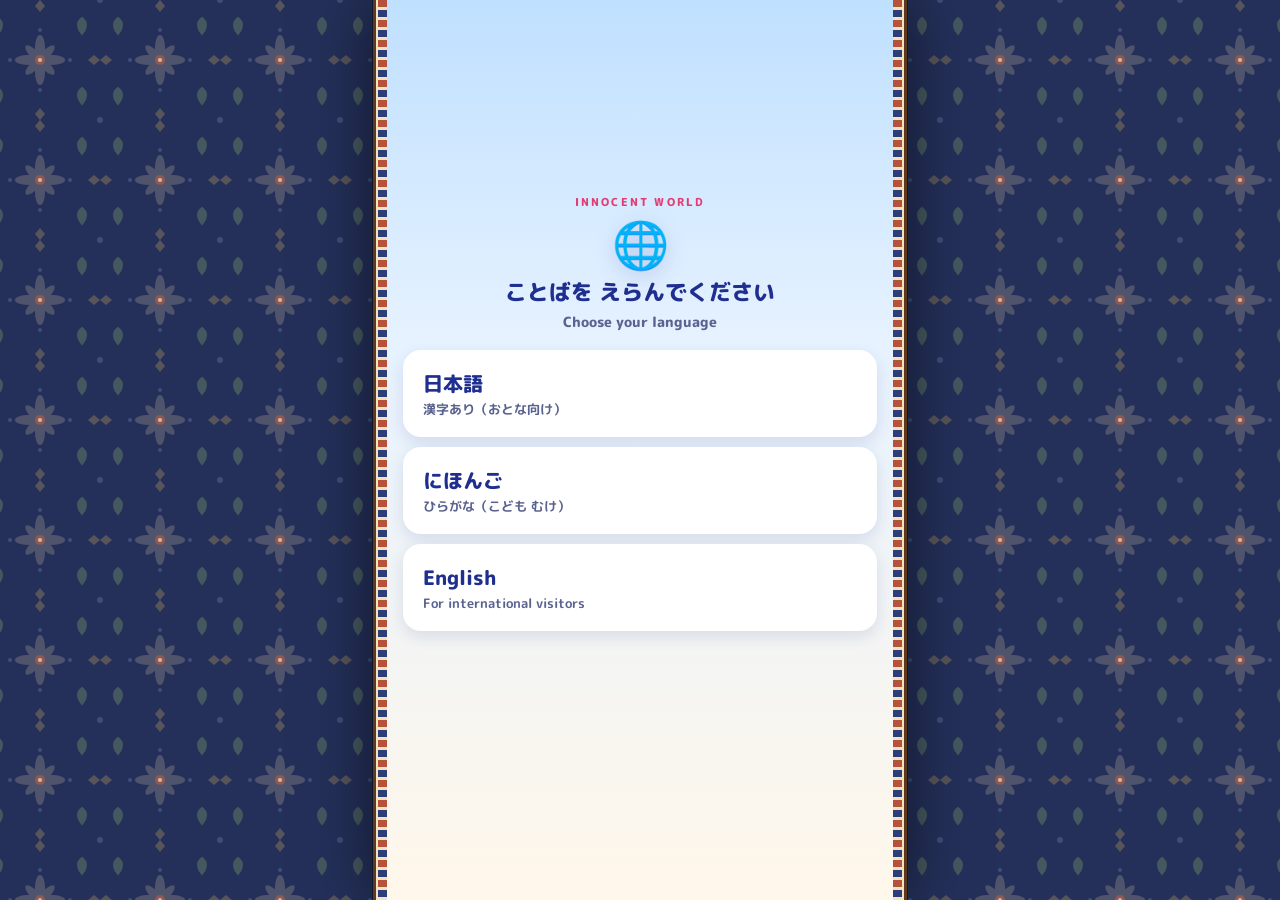
<file: story/index.html>
<!doctype html>
<html lang="ja">
<head>
<meta charset="utf-8">
<meta http-equiv="Cache-Control" content="no-cache, no-store, must-revalidate">
<meta name="viewport" content="width=device-width,initial-scale=1,viewport-fit=cover">
<title>レンガ村の物語｜innocent world</title>
<meta name="theme-color" content="#bfe0ff">
<meta name="apple-mobile-web-app-capable" content="yes">
<meta name="apple-mobile-web-app-title" content="レンガ村">
<link rel="apple-touch-icon" href="../icon-192.png">
<link rel="preconnect" href="https://fonts.googleapis.com">
<link rel="preconnect" href="https://fonts.gstatic.com" crossorigin>
<link rel="stylesheet" href="https://fonts.googleapis.com/css2?family=M+PLUS+Rounded+1c:wght@500;700;800&display=swap">
<script>
/* 更新の確認：古い版が残っていたら新しい版を読み込み直す（物語の途中では切りかえない） */
var BUILD = '20261118050730';
(function(){
  function go(v){
    try{ if(sessionStorage.getItem('storyReloadedTo') === v) return; sessionStorage.setItem('storyReloadedTo', v); }catch(e){}
    var u = new URL(location.href); u.searchParams.set('v', v); location.replace(u.href);
  }
  function check(){
    fetch('../version.txt?t=' + Date.now(), {cache:'no-store'}).then(function(r){ return r.ok ? r.text() : ''; }).then(function(v){
      v = (v || '').trim();
      // 物語の途中・入力中・住民票などを開いているときは切りかえない（地図や入口の画面に戻ったときに切りかえる）
      var busy = document.querySelector('.sscene, .smodal:not([hidden]), .sitempop, .sending') || (document.activeElement && /INPUT|TEXTAREA/.test(document.activeElement.tagName));
      if(v && BUILD !== 'dev' && v !== BUILD && !busy) go(v);
    }).catch(function(){});
  }
  check();
  document.addEventListener('visibilitychange', function(){ if(document.visibilityState === 'visible') check(); });
  // 開いたままでも1分ごとに確かめる。物語を閉じて地図に戻ったときにも確かめる
  setInterval(function(){ if(document.visibilityState === 'visible') check(); }, 60000);
  window.IWCheckUpdate = check;
  document.write('<link rel="stylesheet" href="story.css?v=' + BUILD + '">');
  document.write('<script src="config.js?v=' + BUILD + '"><\/script>');
})();
</script>
</head>
<body>
<main id="app" aria-live="polite"></main>
<noscript>このページを見るには JavaScript を有効にしてください。</noscript>
<script>document.write('<script src="i18n.js?v=' + BUILD + '"><\/script><script src="bgm.js?v=' + BUILD + '"><\/script><script src="scenes.js?v=' + BUILD + '"><\/script><script src="art/manifest.js?v=' + BUILD + '"><\/script><script src="room.js?v=' + BUILD + '"><\/script><script src="story.js?v=' + BUILD + '"><\/script>');</script>
</body>
</html>
</file>
<file: story/story.css>
/* レンガ村の物語：絵本の昼の世界（ARの最初の画面と同じ色づかい） */
:root{
  --navy:#1f2f8f; --pink:#e23d72; --sky:#bfe0ff; --cream:#fff7ea; --card:#ffffff; --muted:#5a6390; --brick:#c8643c; --ok:#10a040;
  --round:"M PLUS Rounded 1c","Hiragino Maru Gothic ProN","Hiragino Sans","Yu Gothic",system-ui,sans-serif;
  color-scheme:light;
}
*{box-sizing:border-box}
html,body{margin:0;min-height:100%;background:var(--cream);color:var(--navy);font-family:var(--round);-webkit-tap-highlight-color:transparent}
body{background:linear-gradient(180deg,var(--sky) 0%,#e6f2ff 38%,var(--cream) 100%) fixed}
[hidden]{display:none!important}
button,input{font:inherit;color:inherit}
:focus-visible{outline:3px solid var(--pink);outline-offset:3px}

#app{max-width:560px;margin:0 auto;min-height:100vh;min-height:100dvh;display:flex;flex-direction:column;
  padding-left:max(16px,env(safe-area-inset-left,0px));padding-right:max(16px,env(safe-area-inset-right,0px));
  padding-top:env(safe-area-inset-top,0px);padding-bottom:calc(24px + env(safe-area-inset-bottom,0px))}

/* 上の帯 */
.sbar{position:sticky;top:0;z-index:5;display:grid;grid-template-columns:1fr auto 1fr;align-items:center;gap:8px;
  padding:10px 0 8px;background:linear-gradient(180deg,rgba(191,224,255,.96) 70%,rgba(191,224,255,0))}
.sbar b{font-size:15px;font-weight:800;text-align:center;white-space:nowrap}
.sbar > :first-child{justify-self:start}.sbar > :last-child{justify-self:end}
.embedbar{display:flex;align-items:center;justify-content:space-between;gap:10px;margin-top:10px;padding:8px 8px 8px 14px;border-radius:14px;
  background:var(--navy);color:#fff;font-size:12px;line-height:1.5}
.embedbar a{flex:none;color:var(--navy);background:#fff;border-radius:999px;padding:8px 14px;font-weight:800;text-decoration:none}

/* ボタン */
.sbtn{appearance:none;border:0;border-radius:999px;cursor:pointer;font-weight:800;line-height:1.2;text-decoration:none;display:inline-flex;align-items:center;justify-content:center;gap:6px}
.sbtn:active{transform:scale(.97)}
.sbtn.main{background:var(--navy);color:#fff;padding:15px 28px;font-size:16px;box-shadow:0 8px 22px rgba(31,47,143,.3);width:100%}
.sbtn.pink{background:var(--pink);box-shadow:0 8px 22px rgba(226,61,114,.3)}
.sbtn.sub{background:#fff;color:var(--navy);border:2px solid var(--navy);padding:12px 22px;font-size:14px;width:100%}
.sbtn.ghost{background:rgba(255,255,255,.75);color:var(--navy);padding:9px 14px;font-size:13px;border:1px solid rgba(31,47,143,.15)}
.sbtn.chip{background:var(--pink);color:#fff;padding:9px 14px;font-size:13px}
.sbtn.link{background:none;color:var(--muted);text-decoration:underline;font-weight:700;font-size:13px;padding:8px}
.sbtn[disabled]{opacity:.5;pointer-events:none}

/* ページ */
.spage{display:flex;flex-direction:column;gap:16px;padding-top:6px}
.shero{text-align:center;display:flex;flex-direction:column;align-items:center;gap:8px;padding:8px 4px 2px}
.shero h1{margin:0;font-size:clamp(28px,8.5vw,40px);font-weight:800;letter-spacing:-.01em;line-height:1.15;text-wrap:balance}
.shero h2{margin:0;font-size:22px;font-weight:800;text-wrap:balance}
.shero p{margin:0;font-size:14px;line-height:1.8;color:#2d3670;text-wrap:pretty}
.skicker{font-size:11px!important;font-weight:800;letter-spacing:.2em;color:var(--pink)!important}
.sbig-icon{font-size:46px;line-height:1;filter:drop-shadow(0 6px 10px rgba(31,47,143,.2))}
.scard{background:var(--card);border-radius:20px;padding:18px;box-shadow:0 6px 18px rgba(31,47,143,.1);display:flex;flex-direction:column;gap:14px}
.sh{font-size:14px;font-weight:800}
.snote{margin:0;font-size:12px;line-height:1.7;color:var(--muted);text-align:center}
.sfield{display:flex;flex-direction:column;gap:8px;border:0;margin:0;padding:0;min-width:0}
.sfield legend,.slabel{font-size:13px;font-weight:800;padding:0;margin-bottom:8px}
.sinput{width:100%;border:2px solid #d7dcf2;border-radius:14px;padding:13px 14px;font-size:16px;background:#fbfcff;color:var(--navy)}
.sinput:focus{border-color:var(--navy);outline:none;background:#fff}
.sinput.big{text-align:center;font-size:20px;font-weight:800;letter-spacing:.06em;padding:16px}
.schars{display:grid;grid-template-columns:repeat(5,1fr);gap:6px}
.schar{position:relative;display:flex;flex-direction:column;align-items:center;gap:2px;padding:6px 2px;border-radius:12px;border:2px solid transparent;background:#f4f6ff;cursor:pointer;font-size:10.5px;font-weight:700}
.schar em{font-style:normal;font-size:8px;letter-spacing:.06em;color:var(--muted)}
.schar img{width:100%;aspect-ratio:1;object-fit:contain}
.schar input,.sopt input{position:absolute;opacity:0;pointer-events:none}
.schar:has(input:checked){border-color:var(--pink);background:#fff0f5}
.sopts{display:flex;flex-wrap:wrap;gap:8px}
.sopt{position:relative;cursor:pointer}
.sopt span{display:inline-block;padding:9px 14px;border-radius:999px;background:#f4f6ff;border:2px solid transparent;font-size:13px;font-weight:700}
.sopt input:checked + span{border-color:var(--pink);background:#fff0f5}
.sdays{margin:0;padding-left:1.2em;font-size:14px;line-height:1.9}
.sday{display:flex;align-items:center;justify-content:center;gap:8px;font-size:13px;font-weight:700;color:var(--muted)}
.sday span{background:var(--navy);color:#fff;border-radius:999px;padding:4px 12px;font-weight:800}
.sday em{font-style:normal;background:#ffe08a;color:#7a4a00;border-radius:6px;padding:2px 6px;font-size:11px}

/* 地図 */
.smap{border-radius:24px;overflow:hidden;box-shadow:0 10px 28px rgba(31,47,143,.18);border:4px solid #fff;background:#9ad870}
.smap svg{display:block;width:100%;height:auto}
.spin{cursor:pointer}
.spin:focus{outline:none}.spin:focus-visible .pinlabel{stroke:var(--pink);stroke-width:4}
.spin.locked .bld{filter:saturate(.55) brightness(.92)}
.spin.open .badge{animation:spulse 1.4s ease-in-out infinite}
@keyframes spulse{50%{transform:scale(1.18)}}
.sblades{transform-origin:0 -18px;animation:sspin 9s linear infinite}
@keyframes sspin{to{transform:rotate(360deg)}}
.sitems{margin:0;padding:0;list-style:none;display:flex;flex-wrap:wrap;gap:8px}
.sitems li{display:flex}
.sitems li button{appearance:none;display:flex;align-items:center;gap:6px;background:#fff7ea;border:1px solid #f0dcc0;border-radius:999px;padding:6px 12px 6px 8px;font:inherit;font-size:13px;font-weight:700;color:inherit;cursor:pointer}
.sitems li button:active,.sritems button:active{transform:scale(.96)}
.sitems li span{font-size:18px}
.sitems li span .sitemimg{display:block;width:22px;height:22px;object-fit:contain}
.slegend{display:flex;justify-content:center;gap:14px;font-size:11.5px;color:var(--muted);font-weight:700}
.slegend i{display:inline-block;width:10px;height:10px;border-radius:50%;margin-right:4px;vertical-align:-1px}

/* 場面（会話） */
.sscene{position:fixed;inset:0;z-index:20;display:flex;flex-direction:column;justify-content:flex-end;overflow:hidden;
  padding:0 max(14px,env(safe-area-inset-left,0px)) calc(16px + env(safe-area-inset-bottom,0px));background:#9fd0ff}
.sscene .scl{position:absolute;top:calc(12px + env(safe-area-inset-top,0px));left:max(12px,env(safe-area-inset-left,0px));z-index:3}
.sscene .sfac{position:absolute;top:calc(16px + env(safe-area-inset-top,0px));right:max(14px,env(safe-area-inset-right,0px));z-index:3;
  background:rgba(255,255,255,.85);border-radius:999px;padding:6px 12px;font-size:12px;font-weight:800}
.sactor{position:absolute;left:50%;bottom:calc(150px + env(safe-area-inset-bottom,0px));transform:translateX(-50%);height:min(52vh,420px);max-width:86vw;object-fit:contain;
  filter:drop-shadow(0 12px 18px rgba(0,0,0,.25));animation:sin .35s ease-out;z-index:1}
@keyframes sin{from{opacity:0;transform:translate(-50%,16px)}}
.sbox{position:relative;z-index:2;width:100%;max-width:560px;margin:0 auto;background:rgba(255,255,255,.96);border-radius:22px;padding:18px 18px 14px;
  box-shadow:0 10px 30px rgba(0,0,0,.2);border:3px solid #fff;cursor:pointer;min-height:140px;display:flex;flex-direction:column;gap:10px}
.sname{position:absolute;top:-16px;left:16px;background:var(--pink);color:#fff;font-weight:800;font-size:14px;border-radius:999px;padding:6px 16px;box-shadow:0 4px 10px rgba(226,61,114,.35)}
.sbox p{margin:6px 0 0;font-size:17px;line-height:1.8;font-weight:700;color:#1d2766;text-wrap:pretty}
.sbox p.narr{font-weight:500;color:#3a4280;font-style:normal}
.snext{align-self:flex-end;font-size:12px;color:var(--muted);font-weight:700;animation:sbob 1.2s ease-in-out infinite}
@keyframes sbob{50%{transform:translateY(3px)}}
.schoices{display:flex;flex-direction:column;gap:8px;cursor:default}
.sbtn.choice{background:#fff;border:2.5px solid var(--navy);color:var(--navy);padding:13px 16px;font-size:15px;border-radius:16px;justify-content:flex-start;text-align:left;width:100%}
.sbtn.choice::before{content:"▶";font-size:10px;color:var(--pink)}
.sgot{display:flex;flex-wrap:wrap;gap:6px}
.sgot span{background:#fff4c8;border:1px solid #ffd96a;border-radius:999px;padding:5px 12px;font-size:13px;font-weight:800;color:#7a4a00;animation:sin .4s ease-out}
.sar{display:flex;flex-direction:column;gap:6px}
.sar small{font-size:11px;color:var(--muted);text-align:center}
/* 背景（スプレッドシートの「背景」列：meadow/bakery/flower/library/windmill/plaza/night、または #色） */
.bg-meadow{background:radial-gradient(ellipse at 50% 115%,#7cc860 0 38%,transparent 38.5%),linear-gradient(180deg,#8fd0ff,#dff3ff 60%,#bfe8a0 60.5%,#9ad870)}
.bg-bakery{background:radial-gradient(circle at 20% 22%,rgba(255,220,150,.9) 0 6%,transparent 18%),repeating-linear-gradient(90deg,#f6d9b8 0 46px,#efcca6 46px 48px),#f6d9b8}
.bg-bakery::after{content:"";position:absolute;left:0;right:0;bottom:0;height:42%;background:repeating-linear-gradient(90deg,#b8682a 0 60px,#a85a20 60px 62px)}
.bg-flower{background:radial-gradient(circle at 15% 70%,#ff8ab4 0 4%,transparent 4.5%),radial-gradient(circle at 80% 64%,#ffd000 0 4%,transparent 4.5%),radial-gradient(circle at 60% 78%,#ff5a5a 0 3.5%,transparent 4%),linear-gradient(180deg,#fff2a8,#ffe04a 58%,#7cc860 58.5%)}
.bg-library{background:repeating-linear-gradient(0deg,#6a3a18 0 10px,transparent 10px 90px),repeating-linear-gradient(90deg,#e8101e 0 14px,#1e5aff 14px 26px,#ffd000 26px 36px,#10a040 36px 50px,#8a4ad8 50px 62px),#3a2a5a}
.bg-library::after{content:"";position:absolute;inset:0;background:linear-gradient(180deg,rgba(30,20,60,.35),rgba(30,20,60,.6))}
.bg-windmill{background:radial-gradient(ellipse at 70% 120%,#7cc860 0 45%,transparent 45.5%),linear-gradient(180deg,#7fc4ff,#d8f0ff)}
.bg-plaza{background:radial-gradient(circle at 50% 30%,rgba(255,240,180,.95) 0 10%,transparent 40%),url("data:image/svg+xml,%3Csvg xmlns='http://www.w3.org/2000/svg' width='48' height='24'%3E%3Crect width='48' height='24' fill='%23e08a5a'/%3E%3Crect x='2' y='2' width='20' height='8' fill='%23e99a68'/%3E%3Crect x='26' y='14' width='20' height='8' fill='%23d4784a'/%3E%3Cpath d='M0 0H48M0 12H48M0 24H48M24 0V12M12 12V24M36 12V24' stroke='%231d1414' stroke-width='2'/%3E%3C/svg%3E") 0 0/48px 24px,#e08a5a}
.bg-night{background:radial-gradient(ellipse at 50% 120%,#7a4a96 0%,#2c3180 48%,#11143a 100%)}

/* ダイアログ */
.smodal{position:fixed;inset:0;z-index:40;background:rgba(18,22,60,.55);display:flex;align-items:center;justify-content:center;
  padding:calc(16px + env(safe-area-inset-top,0px)) 16px calc(16px + env(safe-area-inset-bottom,0px));overflow-y:auto;backdrop-filter:blur(4px);-webkit-backdrop-filter:blur(4px)}
.sdlg{width:100%;max-width:420px;background:#fff;border-radius:22px;padding:20px;display:flex;flex-direction:column;gap:14px;box-shadow:0 20px 50px rgba(0,0,0,.3);margin:auto}
.sdlg p{margin:0;font-size:14px;line-height:1.8;color:#2d3670;text-align:center}
.sdlghead{display:flex;flex-direction:column;align-items:center;gap:2px;padding:14px;border-radius:16px;background:var(--c,#e23d72);color:#fff;text-align:center}
.sdlghead b{font-size:20px}.sdlghead span{font-size:12px;opacity:.9}
.sdlg form{display:flex;flex-direction:column;gap:10px}

/* 住民票 */
.sresident{width:100%;max-width:420px;margin:auto;background:#fffdf6;border-radius:18px;padding:18px;box-shadow:0 20px 50px rgba(0,0,0,.3);
  border:3px double #c8643c;display:flex;flex-direction:column;gap:14px;
  background-image:repeating-linear-gradient(0deg,transparent 0 27px,rgba(200,100,60,.08) 27px 28px)}
.srtop{display:flex;align-items:baseline;justify-content:center;gap:10px;border-bottom:2px solid #c8643c;padding-bottom:10px;color:#8a3a1a}
.srtop span{font-size:12px;font-weight:800}.srtop b{font-size:24px;font-weight:800;letter-spacing:.3em}.srtop em{font-style:normal;font-size:9px;letter-spacing:.16em}
.srbody{position:relative;display:flex;gap:14px;align-items:flex-start}
.srphoto{flex:none;width:92px;display:flex;flex-direction:column;align-items:center;gap:4px;font-size:10px;font-weight:700;color:#8a3a1a;text-align:center}
.srphoto img{width:92px;height:110px;object-fit:contain;background:#fff;border:2px solid #e8c8b0;border-radius:8px}
.srbody dl{margin:0;display:grid;grid-template-columns:auto 1fr;gap:6px 10px;font-size:13px;flex:1;min-width:0}
.srbody dt{font-weight:800;color:#8a3a1a;white-space:nowrap}
.srbody dd{margin:0;font-weight:700;min-width:0;overflow-wrap:anywhere}
.srbody dd.nm{font-size:18px;font-weight:800}
.mono{font-family:ui-monospace,"SF Mono",Menlo,monospace;letter-spacing:.04em}
.srseal{position:absolute;right:-2px;bottom:-40px;width:58px;height:58px;border:3px solid #d0201e;border-radius:50%;color:#d0201e;font-size:10px;font-weight:800;
  line-height:1.25;display:grid;place-items:center;text-align:center;transform:rotate(-12deg);opacity:.8}
.srstamps{display:flex;flex-wrap:wrap;gap:8px}
.sstamp{display:flex;flex-direction:column;align-items:center;justify-content:center;width:62px;height:62px;border-radius:50%;border:2px dashed #e0c8b8;color:#c0a898;font-size:10px;font-weight:800}
.sstamp b{font-size:12px}
.sstamp.on{border:3px solid var(--pink);color:var(--pink);transform:rotate(-8deg);background:#fff0f5}
.srpts{margin:0;padding:0;list-style:none;display:flex;gap:8px}
.srpts li{flex:1;background:#fff;border:1px solid #f0dcc0;border-radius:12px;padding:8px;text-align:center;display:flex;flex-direction:column;gap:2px;font-size:11px;font-weight:700;color:var(--muted)}
.srpts b{font-size:20px;color:var(--navy)}
.sritems{display:flex;flex-wrap:wrap;gap:6px}
.sritems button{appearance:none;background:#fff;border:1px solid #f0dcc0;border-radius:999px;padding:5px 10px;font:inherit;font-size:12px;font-weight:700;color:inherit;cursor:pointer}
.srcode{background:#1f2f8f;color:#fff;border-radius:14px;padding:12px 14px;display:flex;flex-direction:column;gap:6px;text-align:center}
.srcode small{font-size:11px;line-height:1.6;opacity:.9}
.srcode b{font-size:22px;letter-spacing:.1em}
.srwelcome{margin:0;text-align:center;font-weight:800;color:var(--pink)}

/* 演出 */
.stoast{position:fixed;z-index:60;left:50%;transform:translateX(-50%);bottom:calc(24px + env(safe-area-inset-bottom,0px));max-width:min(90vw,420px);
  padding:12px 16px;border-radius:14px;background:rgba(18,22,60,.9);color:#fff;font-size:14px;line-height:1.6;text-align:center;font-weight:700}
.sshake{animation:sshake .4s}
@keyframes sshake{20%,60%{transform:translateX(-8px)}40%,80%{transform:translateX(8px)}}
.scele{position:fixed;inset:0;z-index:55;pointer-events:none;display:grid;place-items:center}
.scele p{margin:0;background:#fff;color:var(--navy);font-weight:800;font-size:17px;padding:16px 22px;border-radius:18px;box-shadow:0 12px 30px rgba(0,0,0,.25);animation:sin .3s ease-out;max-width:86vw;text-align:center}
.scele i{position:absolute;top:-20px;left:var(--x);width:10px;height:14px;background:var(--c);border-radius:2px;animation:sfall 1.6s var(--d) ease-in forwards}
@keyframes sfall{to{transform:translateY(105vh) rotate(540deg)}}
.sloading{position:fixed;inset:0;z-index:70;display:grid;place-items:center;background:rgba(255,247,234,.55);backdrop-filter:blur(2px);-webkit-backdrop-filter:blur(2px)}
.sloading div{display:flex;flex-direction:column;align-items:center;gap:10px;font-size:13px;font-weight:800;color:var(--navy)}
.sloading span{width:44px;height:44px;border-radius:50%;border:5px solid #d7dcf2;border-top-color:var(--pink);animation:sspin .8s linear infinite}
@media (prefers-reduced-motion:reduce){*,*::before,*::after{animation:none!important;transition:none!important}}

/* ===== 絵本形式の場面（顔・名前・短いセリフ・つぎへ） ===== */
.sbar .sbarr{display:flex;align-items:center;gap:6px;justify-self:end}
.ssound{width:38px;height:38px;padding:0!important;font-size:17px}
.sscene{justify-content:flex-end;gap:0}
.sstop{position:absolute;z-index:3;left:0;right:0;top:calc(10px + env(safe-area-inset-top,0px));display:flex;align-items:center;justify-content:space-between;gap:8px;
  padding:0 max(12px,env(safe-area-inset-left,0px))}
.sstop .sfac{position:static;background:rgba(255,255,255,.88);border-radius:999px;padding:7px 14px;font-size:12.5px;font-weight:800}
.sactor{bottom:auto;top:calc(54px + env(safe-area-inset-top,0px));height:min(42vh,360px)}
.sbook{position:relative;z-index:2;width:100%;max-width:560px;margin:0 auto;border-radius:24px;padding:16px 18px 16px;
  background:#fffdf6;border:3px solid #fff;box-shadow:0 14px 34px rgba(0,0,0,.25),inset 0 0 0 1px #f0e0c8;display:flex;flex-direction:column;gap:12px;
  background-image:linear-gradient(90deg,rgba(200,140,90,.08),transparent 8%,transparent 92%,rgba(200,140,90,.08));animation:spage .3s ease-out}
@keyframes spage{from{opacity:.4;transform:translateY(8px)}}
.sspeaker{display:flex;align-items:center;gap:10px}
.sface{flex:none;width:58px;height:58px;border-radius:50%;overflow:hidden;background:#fff0f5;border:3px solid var(--pink);box-shadow:0 4px 10px rgba(226,61,114,.25)}
.sface img{width:170%;height:auto;margin-left:-35%;margin-top:-2%;display:block}
/* ミミは耳が長く、顔が絵の下のほうにあるため、顔が円に入るように少し引いて下へずらす */
.sface.f-mimi img{width:150%;margin-left:-27%;margin-top:-56%}
/* モックは顔が幹の真ん中にあるため、顔が円の中央に入るように下へずらす（E） */
.sface.f-mock img{width:150%;margin-left:-25%;margin-top:-78%}
/* 選択肢の画面で立ち絵を上のボタンのすぐ下まで上げたとき（D）：施設名の札は立ち絵の後ろに隠れるので出さない */
.sscene.schoiceactor > .sfac{visibility:hidden}
.sspeaker b{font-size:17px;font-weight:800;color:var(--pink)}
.stext{margin:0;font-size:clamp(17px,4.8vw,20px);line-height:1.75;font-weight:700;color:#1d2766;text-wrap:pretty;min-height:3.5em}
.sbook.narr .stext{font-weight:500;color:#3a4280;text-align:center;padding:6px 4px}
.snav{display:flex;align-items:center;justify-content:space-between;min-height:24px;margin-top:-4px}
.sprev{padding:4px 0!important;font-size:12.5px!important}
.sdots{display:flex;gap:5px;margin-left:auto}
.sdots i{width:7px;height:7px;border-radius:50%;background:#e2d6c6}
.sdots i.on{background:var(--pink);width:18px;border-radius:4px}
.snextbtn{font-size:17px!important}
.snextbtn span{font-size:12px}
.sask{margin:0 0 2px;font-size:13px;font-weight:800;color:var(--muted);text-align:center}
@media (max-height:640px){.sactor{height:30vh}.sface{width:46px;height:46px}}

/* アイテムをもらった */
.sitempop{position:fixed;inset:0;z-index:58;display:flex;flex-direction:column;align-items:center;justify-content:center;gap:14px;background:rgba(18,22,60,.45);cursor:pointer;overflow:hidden}
.sipcard{position:relative;z-index:1;display:flex;flex-direction:column;align-items:center;gap:4px;background:#fff;border-radius:26px;padding:22px 30px;box-shadow:0 18px 40px rgba(0,0,0,.35);
  border:4px solid #ffd96a;text-align:center;max-width:84vw;animation:spop .5s cubic-bezier(.2,1.6,.4,1)}
.sipicon{font-size:64px;line-height:1.1;animation:sfloat 1.6s ease-in-out infinite}
.sipicon img{display:block;width:112px;height:112px;object-fit:contain;filter:drop-shadow(0 4px 8px rgba(0,0,0,.18))}
.sipcard b{font-size:20px;color:var(--navy)}.sipcard em{font-style:normal;font-weight:800;color:var(--pink)}
.sipcard small{font-size:12px;color:var(--muted);line-height:1.6;max-width:16em}
.siptap{position:relative;z-index:1;margin:0;color:#fff;font-size:12px;font-weight:700;opacity:.85}
.sitempop i{position:absolute;left:50%;top:50%;width:10px;height:10px;margin:-5px;background:#ffd000;clip-path:polygon(50% 0,61% 39%,100% 50%,61% 61%,50% 100%,39% 61%,0 50%,39% 39%);
  animation:sray 1.1s var(--d) ease-out forwards;transform:rotate(var(--a)) translateY(0)}
@keyframes spop{from{transform:scale(.3);opacity:0}}
@keyframes sfloat{50%{transform:translateY(-6px) rotate(-4deg)}}
@keyframes sray{to{transform:rotate(var(--a)) translateY(-150px) scale(1.6);opacity:0}}

/* エンディング */
.sending{position:fixed;inset:0;z-index:58;display:grid;place-items:center;background:radial-gradient(circle at 50% 45%,rgba(255,240,180,.55),rgba(18,22,60,.75) 70%);cursor:pointer;overflow:hidden;animation:sfade .6s ease-out}
.sendcard{position:relative;z-index:1;display:flex;flex-direction:column;align-items:center;gap:2px;color:#fff;text-shadow:0 4px 18px rgba(255,200,60,.9);animation:spop .8s cubic-bezier(.2,1.4,.4,1)}
.sendcard span{font-size:30px;color:#ffd96a}.sendcard b{font-size:44px;font-weight:800;letter-spacing:.2em}.sendcard em{font-style:normal;font-size:12px;letter-spacing:.4em}
.sending i{position:absolute;left:var(--x);top:var(--y);width:var(--s);height:var(--s);background:#fff6c8;clip-path:polygon(50% 0,61% 39%,100% 50%,61% 61%,50% 100%,39% 61%,0 50%,39% 39%);
  animation:stwinkle 1.6s var(--d) ease-in-out infinite;opacity:0}
@keyframes stwinkle{50%{opacity:1;transform:scale(1.4) rotate(45deg)}}
@keyframes sfade{from{opacity:0}}

/* ===== 3種類の表示モード（日本語・ひらがな・English） ===== */
.sbar{display:flex;justify-content:space-between;align-items:center;gap:8px}
.sbarr{display:flex;align-items:center;gap:6px;flex-wrap:nowrap}
.sbartitle{margin:2px 0 0;text-align:center;font-size:15px;font-weight:800}
.slang{padding:8px 11px!important;font-size:12px!important;white-space:nowrap;gap:4px!important}
.slang span{font-size:11px;font-weight:800}
@media (max-width:360px){.slang span{display:none}}
.sstop .sbarr .sbtn.ghost{background:rgba(255,255,255,.88)}
.sscene .sfac{position:absolute;top:calc(58px + env(safe-area-inset-top,0px));left:50%;right:auto;transform:translateX(-50%);z-index:3;
  background:rgba(255,255,255,.9);border-radius:999px;padding:6px 14px;font-size:12.5px;font-weight:800;white-space:nowrap}
.sscene .sactor{top:calc(92px + env(safe-area-inset-top,0px))}
.slangs{display:flex;flex-direction:column;gap:10px}
.slangcard{appearance:none;border:2.5px solid transparent;background:#fff;border-radius:18px;padding:16px 18px;text-align:left;cursor:pointer;
  display:flex;flex-direction:column;gap:3px;box-shadow:0 6px 16px rgba(31,47,143,.12);color:var(--navy)}
.slangcard b{font-size:20px;font-weight:800}
.slangcard span{font-size:12.5px;color:var(--muted);font-weight:700}
.slangcard.on{border-color:var(--pink);background:#fff0f5}
.slangcard:active{transform:scale(.98)}
.sdlg .slangcard{box-shadow:none;border-color:#e6e8f5}
.sdlg .slangcard.on{border-color:var(--pink)}
.sfirst{min-height:90vh;justify-content:center}
.sfirst h2 small{display:block;font-size:14px;color:var(--muted);margin-top:4px}
/* ひらがなモード：少し大きく、行間ひろめ */
html[data-lang="kana"] .stext{font-size:clamp(18px,5.2vw,21px);line-height:1.85;letter-spacing:.02em}
html[data-lang="en"] .stext{font-weight:600}
html[data-lang="kana"] .srtop b,html[data-lang="en"] .srtop b{letter-spacing:.04em;font-size:20px}
.srtop{flex-wrap:wrap}
.srbody dd.mono{white-space:nowrap;font-size:12px}
html[data-lang="kana"] .srbody dl{font-size:12px}

/* 第1日目シナリオ用の背景（井戸・森・時計台） */
.bg-well{background:radial-gradient(ellipse at 50% 92%,#8a8f9c 0 18%,#5c6170 18.5% 22%,transparent 22.5%),radial-gradient(ellipse at 50% 120%,#7cc860 0 46%,transparent 46.5%),linear-gradient(180deg,#9fd0ff,#e4f4ff 58%,#b8e08a 58.5%)}
.bg-forest{background:radial-gradient(circle at 12% 30%,#2f8a3a 0 12%,transparent 12.5%),radial-gradient(circle at 88% 26%,#2f8a3a 0 14%,transparent 14.5%),radial-gradient(circle at 70% 18%,rgba(255,250,200,.85) 0 4%,transparent 16%),
  linear-gradient(180deg,#7fc48a,#cfeec0 55%,#5aa84a 55.5%,#3f8a3a)}
.bg-clock{background:radial-gradient(circle at 50% 30%,#fff7d8 0 13%,#c89a3a 13.5% 15%,transparent 15.5%),repeating-conic-gradient(from 0deg at 50% 30%,rgba(255,255,255,.12) 0 6deg,transparent 6deg 30deg),linear-gradient(180deg,#5a3a8a,#a87a5a 60%,#8a5a3a)}

/* 住民票：削除は「そのほかの操作」の中へ。とじるボタンから大きく離す */
.srmore{margin-top:56px;padding-top:14px;border-top:1px dashed #d8c3a8;text-align:center}
.srmore summary{cursor:pointer;font-size:12.5px;font-weight:700;color:#8a7a6a;list-style:none;padding:6px}
.srmore summary::-webkit-details-marker{display:none}
.srmore summary::after{content:' ▾'}
.srmore[open] summary::after{content:' ▴'}
.srmore p{font-size:12px;color:#7a6a5a;line-height:1.6;margin:8px 0 12px;text-align:left}
.sbtn.danger{background:#fff;color:#c0392b;border:2px solid #c0392b;box-shadow:none;width:auto;padding:10px 18px;font-size:13px}

/* ---------- エンディング：子ども部屋（絵の背景） ---------- */
.bg-bedroom,.bg-bedroom_window,.bg-bedroom_bookmark{background:#3a2f5e}
.sbgart{position:absolute;inset:0;width:100%;height:100%;z-index:1;pointer-events:none}
.sscene > .sstop,.sscene > .sbook,.sscene > .sactor,.sscene > .sfac{z-index:2}
.sbgart .star{animation:stwinkle 2.4s ease-in-out infinite;animation-delay:var(--d)}
@keyframes stwinkle{0%,100%{opacity:1}50%{opacity:.25}}
.sbgart .wave{transform-box:fill-box;transform-origin:50% 100%;animation:swave 1.6s ease-in-out infinite}
.sbgart .wave.r{animation-delay:.5s}
@keyframes swave{0%,100%{transform:rotate(-4deg)}50%{transform:rotate(4deg)}}
.sbgart .deskmark{filter:drop-shadow(0 0 6px rgba(255,230,150,.9))}
.sprop{position:absolute;left:50%;top:calc(96px + env(safe-area-inset-top,0px));transform:translateX(-50%);z-index:2;animation:sprop 1.2s ease-out both}
.sprop .smark{display:block;filter:drop-shadow(0 0 18px rgba(255,226,140,.85)) drop-shadow(0 8px 14px rgba(0,0,0,.35));animation:sglow 3s ease-in-out infinite}
@keyframes sprop{from{opacity:0;transform:translate(-50%,20px) scale(.9)}to{opacity:1;transform:translate(-50%,0) scale(1)}}
@keyframes sglow{0%,100%{transform:rotate(-3deg)}50%{transform:rotate(3deg)}}
@media (max-height:700px){.sprop .smark{width:110px}}
/* しめくくりの言葉：「ここは、やさしさでできた世界。」→「おしまい。」 */
.sfinale{position:absolute;left:0;right:0;top:20%;z-index:2;display:flex;justify-content:center;padding:0 14px;text-align:center}
.sfinale span{display:inline-block;max-width:100%;padding:18px 18px;border-radius:22px;background:rgba(20,18,60,.55);box-shadow:0 0 40px rgba(255,214,120,.35);-webkit-backdrop-filter:blur(3px);backdrop-filter:blur(3px);font-size:clamp(19px,5.6vw,30px);font-weight:900;color:#fff8e0;letter-spacing:.04em;line-height:1.5;text-shadow:0 0 18px rgba(255,214,120,.9),0 2px 0 rgba(0,0,0,.25);animation:sfin 1.6s ease-out both}
.sfinale.last span{font-size:clamp(34px,11vw,52px);letter-spacing:.3em;padding:18px 18px 18px calc(18px + .3em)}
html[data-lang=en] .sfinale.last span{letter-spacing:.08em;padding:18px 22px}
@keyframes sfin{from{opacity:0;transform:translateY(12px);filter:blur(4px)}to{opacity:1;transform:none;filter:none}}
.sbook.quiet .stext{display:none}
.sending.spark{background:transparent;pointer-events:none}

/* ---------- 黒い縁取り（レトロな絵本の線）：建物・レンガ・部屋の家具 ---------- */
.smap .bld :is(rect,path,circle,ellipse,polygon):not(.ns):not([fill=none]){stroke:#1d1414;stroke-width:1.3;stroke-linejoin:round}
.smap .bld .sblades path{stroke-width:1.6}
.sbgart:not(.sroom) :is(rect,path,circle,ellipse):not(.ns):not([fill=none]){stroke:#1d1414;stroke-width:1.3;stroke-linejoin:round}
/* 線の強弱：外側のシルエットは太く（SVGの filter で縁取り）、中の線は細く。大きな面・地面は細い線だけ */
.smark :is(rect,path,circle,ellipse):not(.ns):not([fill=none]){stroke:#1d1414;stroke-width:2;stroke-linejoin:round}

/* ---------- 場所の背景イラストの動き ---------- */
.sbgart .sparkle{animation:stwinkle 1.8s ease-in-out infinite;animation-delay:var(--d)}
.sbgart .flame{transform-box:fill-box;transform-origin:50% 100%;animation:sflame .5s ease-in-out infinite alternate}
@keyframes sflame{from{transform:scaleY(.9)}to{transform:scaleY(1.08)}}
.sbgart .beam{animation:sbeam 5s ease-in-out infinite;animation-delay:var(--d)}
@keyframes sbeam{0%,100%{opacity:.5}50%{opacity:1}}
@media (prefers-reduced-motion:reduce){.sbgart *{animation:none!important}}

/* エンディングの窓：カーテン（閉じる→こつん→開く） */
.sbgart .curtain{transform-box:fill-box;transition:none}
.sbgart .curtain.l{transform-origin:0% 50%}
.sbgart .curtain.r{transform-origin:100% 50%}
.sbgart .curtain.closed{transform:scaleX(4.3)}
.sbgart .curtain.opening{animation:scurtain 1.4s cubic-bezier(.5,0,.3,1) .15s both}
@keyframes scurtain{from{transform:scaleX(4.3)}to{transform:scaleX(1)}}
.sbgart .friendsIn{animation:sfriends .9s ease-out .9s both}
@keyframes sfriends{from{opacity:0}to{opacity:1}}

/* 中央広場の噴水：水が噴き上がって流れ落ちる */
.sbgart .fount .plume,.sbgart .fount .crown{transform-box:fill-box;transform-origin:50% 100%;animation:splume .8s ease-in-out infinite alternate}
@keyframes splume{from{transform:scaleY(.94)}to{transform:scaleY(1.04)}}
.sbgart .fount .spray{animation:sspray 1.1s ease-in-out infinite;animation-delay:var(--d)}
@keyframes sspray{0%,100%{transform:translateY(4px);opacity:0}50%{transform:translateY(-6px);opacity:1}}
.sbgart .fount .ripple{transform-box:fill-box;transform-origin:50% 50%;animation:sripple 2.4s ease-out infinite;animation-delay:var(--d)}
@keyframes sripple{from{transform:scale(.6);opacity:.9}to{transform:scale(2.9);opacity:0}}

.sbgart .fount .glint{animation:sglint 1.1s ease-in infinite;animation-delay:var(--d)}
@keyframes sglint{0%{opacity:0;transform:translateY(-6px)}40%{opacity:.95}100%{opacity:0;transform:translateY(8px)}}
.sbgart .fount .foam{animation:sfoam .6s ease-in-out infinite alternate}
@keyframes sfoam{from{opacity:.55;transform:translateY(1px)}to{opacity:1;transform:translateY(-1px)}}

/* もちものの詳しい説明 */
.sitemview{position:fixed;inset:0;z-index:80;display:flex;align-items:center;justify-content:center;padding:24px;background:rgba(18,22,60,.6);animation:sfade .25s ease-out}
.sivcard{width:min(340px,100%);background:#fffdf6;border:3px solid #1d1414;border-radius:24px;box-shadow:0 18px 40px rgba(0,0,0,.35);padding:26px 22px 20px;text-align:center;animation:sivpop .35s ease-out both}
@keyframes sivpop{from{opacity:0;transform:translateY(16px) scale(.94)}to{opacity:1;transform:none}}
.sivicon{font-size:72px;line-height:1.1;filter:drop-shadow(0 6px 10px rgba(0,0,0,.18))}
.sivart{display:flex;justify-content:center}
.sivname{display:block;margin:12px 0 6px;font-size:20px;color:var(--navy)}
.sivdesc{margin:0 0 10px;font-size:15px;line-height:1.7;color:#3a3040;text-align:left}
.sivwhen{margin:0 0 16px;font-size:12px;color:#8a7a6a}

/* 光に包まれて何も見えなくなり、部屋へ戻る */
.slightout{position:fixed;inset:0;z-index:90;pointer-events:all;overflow:hidden;background:rgba(255,252,236,0);animation:slightin 2.1s ease-in forwards}
.slightout .slightcore{position:absolute;left:50%;top:42%;width:40px;height:40px;margin:-20px;border-radius:50%;background:radial-gradient(circle,#fff 0 30%,rgba(255,244,190,.9) 55%,rgba(255,244,190,0) 72%);animation:slightgrow 2.1s ease-in forwards}
.slightout i{position:absolute;left:var(--x);top:var(--y);width:var(--s);height:var(--s);background:#fff6c8;clip-path:polygon(50% 0,61% 39%,100% 50%,61% 61%,50% 100%,39% 61%,0 50%,39% 39%);opacity:0;animation:slightstar 1.4s ease-out var(--d) forwards}
.slightout.clear{animation:slightoutfade 1.5s ease-out forwards;background:#fffcec}
.slightout.clear .slightcore,.slightout.clear i{display:none}
@keyframes slightin{0%{background:rgba(255,252,236,0)}55%{background:rgba(255,252,236,.55)}100%{background:#fffcec}}
@keyframes slightgrow{0%{transform:scale(.2);opacity:.6}100%{transform:scale(60);opacity:1}}
@keyframes slightstar{0%{opacity:0;transform:scale(.3)}40%{opacity:1}100%{opacity:0;transform:scale(1.6) rotate(45deg)}}
@keyframes slightoutfade{from{opacity:1}to{opacity:0}}

/* エスパーとミミが星にもどっていく（Safari でも動くよう、opacity と transform だけで動かす）
   0〜1.4秒：体のまわりに星がまたたく → 0.6〜2.4秒：体が光に包まれる → 1.2〜2.8秒：体が薄れる → 1.3〜4.6秒：小さな星が夜空へのぼる */
.sbgart .friendsOut{animation:sfriendsout 2.8s ease-in forwards}
@keyframes sfriendsout{0%,43%{opacity:1}100%{opacity:0}}
.sbgart .friendsGlow{opacity:0;animation:sfriendsglow 3s ease-in-out .5s forwards}
@keyframes sfriendsglow{0%{opacity:0}45%{opacity:.95}100%{opacity:0}}
.sbgart .spk{opacity:0;transform-box:fill-box;transform-origin:50% 50%;animation:ssparkle 1s ease-in-out both}
@keyframes ssparkle{0%{opacity:0;transform:scale(.2) rotate(0)}45%{opacity:1;transform:scale(1.25) rotate(45deg)}100%{opacity:0;transform:scale(.3) rotate(90deg)}}
.sbgart .rise{opacity:0;transform-box:fill-box;transform-origin:50% 50%;animation:srise0 3s ease-out both}
.sbgart .rise.r1{animation-name:srise1}.sbgart .rise.r2{animation-name:srise2}.sbgart .rise.r3{animation-name:srise3}.sbgart .rise.r4{animation-name:srise4}
@keyframes srise0{0%{opacity:0;transform:translate(0,0) scale(.4)}20%{opacity:1}100%{opacity:0;transform:translate(-12px,-160px) scale(1.1) rotate(90deg)}}
@keyframes srise1{0%{opacity:0;transform:translate(0,0) scale(.4)}20%{opacity:1}100%{opacity:0;transform:translate(-6px,-150px) scale(1.1) rotate(90deg)}}
@keyframes srise2{0%{opacity:0;transform:translate(0,0) scale(.4)}20%{opacity:1}100%{opacity:0;transform:translate(0,-170px) scale(1.1) rotate(90deg)}}
@keyframes srise3{0%{opacity:0;transform:translate(0,0) scale(.4)}20%{opacity:1}100%{opacity:0;transform:translate(6px,-150px) scale(1.1) rotate(90deg)}}
@keyframes srise4{0%{opacity:0;transform:translate(0,0) scale(.4)}20%{opacity:1}100%{opacity:0;transform:translate(12px,-160px) scale(1.1) rotate(90deg)}}

/* 作品の一覧（入口の「今日の物語」・次の開催日）と、いま進めている物語 */
.sdays{list-style:none;padding-left:0}
.sdays > li{padding:6px 0;border-top:1px dashed rgba(31,47,143,.15)}
.sdays > li:first-child{border-top:0}
.sdate{font-weight:800;color:var(--navy)}
.sworks{list-style:none;margin:4px 0 0;padding:0;display:grid;gap:6px}
.swork{display:flex;flex-wrap:wrap;align-items:center;gap:6px 8px;font-size:14px;line-height:1.5}
.swork b{color:#1f2f8f}
.swork small{color:var(--muted);font-weight:700}
.sph{font-style:normal;font-size:11px;font-weight:800;border-radius:999px;padding:2px 9px;background:#e8ecf8;color:#5a6390}
.sph.open{background:#e23d72;color:#fff}
.sph.grace{background:#ffe08a;color:#7a4a00}
.sph.over{background:#ddd;color:#777}
.snow .snowname{margin:4px 0 2px;font-size:17px;font-weight:800;color:#1f2f8f}
.swhich{display:flex;align-items:center;justify-content:center;flex-wrap:wrap;gap:8px;margin:6px 0 2px;font-size:14px}
.swhich b{color:#1f2f8f}

/* ===== 自分の部屋（導入と帰還で共通。story/room.js） ===== */
.sroom .rtw{transform-box:fill-box;transform-origin:50% 50%;animation:rtw 2.6s ease-in-out infinite both}
@keyframes rtw{0%,100%{opacity:.35;transform:scale(.7)}50%{opacity:1;transform:scale(1.15)}}
.sroom .lace{transform-box:view-box}
.sroom .lace.l{transform-origin:128px 0}
.sroom .lace.r{transform-origin:272px 0}
.sroom .lace:not(.closed):not(.opening){transform:scaleX(.22)}
.sroom .lace.opening{animation:rlace 1.5s cubic-bezier(.5,0,.3,1) .15s both}
@keyframes rlace{from{transform:scaleX(1)}to{transform:scaleX(.22)}}
.sroom .rblades{transform-box:view-box;transform-origin:218px 364px;animation:rspin 5s linear infinite}
@keyframes rspin{to{transform:rotate(360deg)}}
.sroom .rwinlight{animation:rwin 2.2s ease-in-out infinite alternate}
@keyframes rwin{from{opacity:.35}to{opacity:1}}
.sroom .rclasp.open{transform-box:view-box;transform-origin:262px 383px;animation:rclasp 1.1s cubic-bezier(.4,0,.3,1) both}
@keyframes rclasp{0%{transform:rotate(0)}25%{transform:rotate(-14deg)}100%{transform:translate(46px,30px) rotate(-70deg);opacity:0}}
.sroom .rflip{transform-box:view-box;transform-origin:200px 380px;animation:rflip 1.1s ease-in-out .3s both}
@keyframes rflip{0%{transform:scaleX(1)}100%{transform:scaleX(-1)}}
.sroom .rbglow{transform-box:fill-box;transform-origin:50% 60%;animation:rbglow 2.4s ease-in-out infinite alternate}
@keyframes rbglow{from{opacity:.55;transform:scale(.92)}to{opacity:1;transform:scale(1.06)}}
.sroom .rmote{transform-box:fill-box;transform-origin:50% 50%;animation:rmote 2.6s ease-out infinite both}
@keyframes rmote{0%{opacity:0;transform:translate(0,10px) scale(.4)}30%{opacity:1}100%{opacity:0;transform:translate(0,-70px) scale(1) rotate(90deg)}}
.sroom .rmemento .halo{transform-box:fill-box;transform-origin:50% 50%;animation:rbglow 2.4s ease-in-out infinite alternate}

/* 部屋に現れた住人（絵本から浮かび上がって、部屋に立つ） */
.sroomcast{position:absolute;left:0;right:0;top:calc(64px + env(safe-area-inset-top,0px));height:min(40vh,330px);z-index:2;display:flex;justify-content:center;align-items:flex-end;gap:2vw;pointer-events:none}
.sroomcast img{height:100%;max-width:44vw;object-fit:contain;transform-origin:50% 100%;filter:drop-shadow(0 0 10px rgba(255,240,190,.55)) drop-shadow(0 10px 14px rgba(0,0,0,.35))}
.sroomcast.inbook img{animation:rinbook 1.6s ease-out both}
@keyframes rinbook{0%{opacity:0;transform:translateY(24%) scale(.16)}100%{opacity:1;transform:translateY(16%) scale(.3)}}
.sroomcast.emerge img{animation:remerge 1.6s cubic-bezier(.3,.7,.3,1) both}
@keyframes remerge{0%{opacity:1;transform:translateY(16%) scale(.3)}60%{transform:translateY(-6%) scale(1.04)}100%{opacity:1;transform:none}}
.sroomcast.reach img{animation:rreach 1.2s ease-out both}
@keyframes rreach{to{transform:translateY(6%) scale(1.12)}}
.sroomcast .rspark{position:absolute;width:14px;height:14px;left:var(--x);top:var(--y);background:#fff6c8;clip-path:polygon(50% 0,62% 38%,100% 50%,62% 62%,50% 100%,38% 62%,0 50%,38% 38%);animation:rspark 1.4s ease-out both}
@keyframes rspark{0%{opacity:0;transform:scale(.2)}40%{opacity:1;transform:scale(1.3) rotate(45deg)}100%{opacity:0;transform:scale(.4) rotate(90deg)}}

/* 留め金のことば（部屋の画面） */
.sroompage{position:fixed;inset:0;overflow-y:auto;-webkit-overflow-scrolling:touch;z-index:1;display:flex;flex-direction:column}
.sroompage > .sbgart{position:fixed;inset:0;width:100%;height:100%;z-index:0}
.sroompage > .sbar{position:relative;z-index:2;background:none;padding-left:max(12px,env(safe-area-inset-left,0px));padding-right:max(12px,env(safe-area-inset-right,0px))}
.sroomfoot{position:relative;z-index:2;margin-top:auto;padding:0 max(16px,env(safe-area-inset-left,0px)) calc(18px + env(safe-area-inset-bottom,0px));display:flex;flex-direction:column;gap:10px;max-width:560px;width:100%;align-self:center}
.slockcard{background:rgba(255,250,238,.96);border-radius:22px;padding:16px 16px 14px;box-shadow:0 10px 30px rgba(0,0,0,.35);border:2px solid #e8c46a;color:#3a2418}
.slockcard h2{margin:0 0 4px;font-size:18px;display:flex;align-items:center;gap:8px;color:#5a2a1a}
.slockcard p{margin:0 0 10px;font-size:13.5px;line-height:1.7;color:#6a4a3a}
.slockcard .sinput{border-color:#e8c46a;background:#fff}
.slockcard .sbtn.main{background:#5a2a1a;box-shadow:0 8px 20px rgba(90,42,26,.35)}
.sroomworks{background:rgba(20,22,60,.72);color:#fff;border-radius:16px;padding:10px 14px;font-size:13px;backdrop-filter:blur(4px);-webkit-backdrop-filter:blur(4px)}
.sroomworks b.sh{color:#ffe08a;font-size:12px}
.sroomworks .swork b{color:#fff}
.sroomworks .swork small{color:#d8dcf4}
.sroomnow{background:rgba(255,250,238,.95);border-radius:16px;padding:10px 14px;font-size:13px;color:#3a2418;display:flex;align-items:center;justify-content:space-between;gap:10px}
.sroomnow b{color:#5a2a1a}
.sroomhero{position:relative;z-index:2;text-align:center;color:#fff;padding:4px 16px 0;text-shadow:0 2px 8px rgba(0,0,0,.6)}
.sroomhero h2{margin:4px 0;font-size:20px}
.sroomhero p{margin:0;font-size:13.5px;line-height:1.7}
/* 物語のおしまいのあと：地図へは小さく */
.sbtn.sfinmap{align-self:center;background:none;color:#8a90b8;font-size:12.5px;font-weight:700;text-decoration:underline;padding:6px 10px;box-shadow:none}
.sroom .rclasp.rattle{transform-box:view-box;transform-origin:250px 383px;animation:rrattle .5s ease-in-out}
@keyframes rrattle{0%,100%{transform:none}20%{transform:rotate(-6deg)}40%{transform:rotate(5deg)}60%{transform:rotate(-4deg)}80%{transform:rotate(2deg)}}
.slockcard.sunlocked{animation:runlock .9s ease-in .3s both}
@keyframes runlock{to{opacity:0;transform:translateY(30px)}}
.sbtn.sopenbook{background:#5a2a1a}
.sprop .smemo{display:block;font-size:110px;line-height:1;filter:drop-shadow(0 0 18px rgba(255,226,140,.85));animation:sglow 3s ease-in-out infinite}
.sroom .rbookfade{animation:rbookfade 1s ease-out .2s both}
@keyframes rbookfade{from{opacity:0;transform:scaleY(.96)}to{opacity:1}}
.sroom .rbookfade{transform-box:view-box;transform-origin:200px 446px}
.sprop .smemo.img{width:min(52vw,220px);height:auto;font-size:0}
/* 結末の大写し（記念の品・しおり）：空中に浮かぶ物ではなく、絵柄を見せるための拡大表示。揺れ・金色の光はつけず、静止画で（ふわっと出るだけ） */
.sprop{animation:spropin .4s ease-out both}
.sprop .smemo,.sprop .smemo.img,.sprop .smark{animation:none;filter:drop-shadow(0 6px 12px rgba(0,0,0,.28))}
@keyframes spropin{from{opacity:0}to{opacity:1}}
/* 部屋の絵を上にずらしたとき（小さいスマホ）、下にすき間が見えないよう、場面の地の色を部屋の床の色に */
.sscene[class*="bg-room"],.sscene[class*="bg-bedroom"],.sroompage{background:#2a1c14}
/* 背の低いスマホの部屋の場面：文章の枠を少しコンパクトにして、絵本と窓の両方が見えるように */
@media (max-height:720px){
  .sscene[class*="bg-room"] .sbook,.sscene[class*="bg-bedroom"] .sbook{padding:12px 16px 12px}
  .sscene[class*="bg-room"] .sspeaker,.sscene[class*="bg-bedroom"] .sspeaker{gap:8px;margin-bottom:-2px}
  .sscene[class*="bg-room"] .sface,.sscene[class*="bg-bedroom"] .sface{width:38px;height:38px;border-width:2px}
  .sscene[class*="bg-room"] .sspeaker b,.sscene[class*="bg-bedroom"] .sspeaker b{font-size:15px}
  .sscene[class*="bg-room"] .stext,.sscene[class*="bg-bedroom"] .stext{font-size:16px;line-height:1.6;min-height:3.2em}
  .sscene[class*="bg-room"] .snextbtn,.sscene[class*="bg-bedroom"] .snextbtn{padding-top:12px;padding-bottom:12px}
}
/* 住人の色味を部屋の灯りになじませる（manifest の characterTone。元の画像は変えない） */
html.iwtone .sroomcast img{filter:saturate(.86) sepia(.08) brightness(1.02) contrast(.95) drop-shadow(0 0 10px rgba(255,240,190,.55)) drop-shadow(0 10px 14px rgba(0,0,0,.35))}
.sscene:has(> .simg){background:#c89a6a}
/* 井戸の水面の演出（光が灯る・かすれた文字が浮かんで消える）。Safari でも動くよう opacity と transform だけ */
.sbgart .wlight{transform-box:fill-box;transform-origin:50% 50%;animation:wpulse 2.6s ease-in-out infinite alternate}
.sbgart .wlight.new{animation:wlightin 1.6s ease-out .3s both, wpulse 2.6s ease-in-out 1.9s infinite alternate}
@keyframes wlightin{from{opacity:0;transform:scale(.3)}to{opacity:1;transform:none}}
@keyframes wpulse{from{opacity:.75}to{opacity:1}}
.sbgart .wcore{transform-box:fill-box;transform-origin:50% 50%;animation:wcore 1.8s ease-in-out infinite alternate}
@keyframes wcore{from{transform:scale(.8)}to{transform:scale(1.15)}}
.sbgart .wtext{fill:#eafcff;stroke:rgba(20,70,80,.55);stroke-width:.6;paint-order:stroke;letter-spacing:.06em}
.sbgart .wtext.in{animation:wtextin 2.4s ease-out .4s both}
@keyframes wtextin{0%{opacity:0;transform:translateY(2px)}60%{opacity:.85}100%{opacity:.7}}
.sbgart .wtext.out{animation:wtextout 3.2s ease-in .6s both}
@keyframes wtextout{0%{opacity:.75}100%{opacity:0;transform:translateY(-3px)}}
.sbgart .wspk{animation:stwinkle 1.8s ease-in-out infinite}
.sbgart .wtext{filter:none}
/* 貼り紙（パン屋）：上からひらりと貼られる */
.sbgart .bnote.new{animation:bnotein 1.1s cubic-bezier(.3,.7,.3,1) .3s both}
@keyframes bnotein{0%{opacity:0;transform:translateY(-14px) rotate(-12deg)}100%{opacity:1;transform:none}}
/* 森の風：葉と花びらが横に流れる（控えめ・Safari でも動くよう transform と opacity だけ） */
.sbgart .wnd{animation:wnd0 10s linear infinite}
.sbgart .wnd.w1{animation-name:wnd1}.sbgart .wnd.w2{animation-name:wnd2}
@keyframes wnd0{0%{transform:translate(0,0) rotate(0);opacity:0}8%{opacity:.85}50%{transform:translate(210px,18px) rotate(200deg)}92%{opacity:.85}100%{transform:translate(430px,6px) rotate(400deg);opacity:0}}
@keyframes wnd1{0%{transform:translate(0,0) rotate(0);opacity:0}8%{opacity:.8}50%{transform:translate(210px,-14px) rotate(-160deg)}92%{opacity:.8}100%{transform:translate(430px,10px) rotate(-320deg);opacity:0}}
@keyframes wnd2{0%{transform:translate(0,0) rotate(0);opacity:0}8%{opacity:.85}50%{transform:translate(210px,26px) rotate(260deg)}92%{opacity:.85}100%{transform:translate(430px,30px) rotate(520deg);opacity:0}}
@media (prefers-reduced-motion:reduce){.sbgart .wind{display:none}}
/* 森の紙切れ：橋の向こうから、ひらひらと飛んできて止まる */
.sbgart .scrap.fly{animation:scrapin .4s ease-out .3s both}
@keyframes scrapin{from{opacity:0}to{opacity:1}}

/* ===== PC・タブレットの横長画面、スマホの横向き：中央に縦長（9:16）の絵本画面を置き、左右は北欧テキスタイル風の壁紙と装丁 =====
   スマホの縦向き（横幅が高さの0.8倍より狭い画面）には当たらないので、今の表示・演出は変わらない。
   さらに「横向き」か「マウスで操作する画面」に限る：スマホ縦向きでキーボードが出て画面の高さが縮んでも（アプリ内ブラウザなど）、絵本画面に切り替わらない。
   画面いっぱいに出していた物語・部屋・お知らせ・演出は、すべて中央の絵本画面（--bw の幅）の中に出す */
@media (min-aspect-ratio: 4/5) and (orientation: landscape), (min-aspect-ratio: 4/5) and (hover: hover) and (pointer: fine){
  :root{--bw:min(100vw, 56.25vh); --bw:min(100vw, 56.25dvh); --bl:calc((100vw - var(--bw)) / 2)}
  html{scrollbar-width:none;background:#24305a url("data:image/svg+xml,%3Csvg xmlns='http://www.w3.org/2000/svg' width='120' height='120' viewBox='0 0 120 120'%3E%3Cg fill='none' stroke-linecap='round'%3E%3Cg transform='translate(60 60)'%3E%3Cg fill='%23e9d6ac' opacity='.22'%3E%3Cellipse rx='5' ry='13' cy='-12'/%3E%3Cellipse rx='5' ry='13' cy='12'/%3E%3Cellipse rx='13' ry='5' cx='-12'/%3E%3Cellipse rx='13' ry='5' cx='12'/%3E%3Cellipse rx='4' ry='10' cy='-10' transform='rotate(45)'/%3E%3Cellipse rx='4' ry='10' cy='10' transform='rotate(45)'/%3E%3Cellipse rx='4' ry='10' cy='-10' transform='rotate(-45)'/%3E%3Cellipse rx='4' ry='10' cy='10' transform='rotate(-45)'/%3E%3C/g%3E%3Ccircle r='5' fill='%23c45a3f' opacity='.55'/%3E%3Ccircle r='2' fill='%23f3e2c0' opacity='.7'/%3E%3C/g%3E%3Cg stroke='%237fa36a' stroke-width='2' opacity='.35'%3E%3Cpath d='M18 18 q8 6 0 16 q-8-10 0-16z' fill='%237fa36a'/%3E%3Cpath d='M102 102 q8 6 0 16 q-8-10 0-16z' fill='%237fa36a' transform='translate(0 -14)'/%3E%3Cpath d='M102 18 q-8 6 0 16 q8-10 0-16z' fill='%237fa36a'/%3E%3Cpath d='M18 102 q-8 6 0 16 q8-10 0-16z' fill='%237fa36a' transform='translate(0 -14)'/%3E%3C/g%3E%3Cg fill='%23d9b45a' opacity='.28'%3E%3Cpath d='M60 0 l5 6 -5 6 -5-6z'/%3E%3Cpath d='M60 108 l5 6 -5 6 -5-6z'/%3E%3Cpath d='M0 60 l6-5 6 5 -6 5z'/%3E%3Cpath d='M108 60 l6-5 6 5 -6 5z'/%3E%3C/g%3E%3Cg fill='%239fb4e8' opacity='.22'%3E%3Ccircle cx='0' cy='0' r='3'/%3E%3Ccircle cx='120' cy='0' r='3'/%3E%3Ccircle cx='0' cy='120' r='3'/%3E%3Ccircle cx='120' cy='120' r='3'/%3E%3Ccircle cx='30' cy='60' r='2'/%3E%3Ccircle cx='90' cy='60' r='2'/%3E%3Ccircle cx='60' cy='30' r='2'/%3E%3Ccircle cx='60' cy='90' r='2'/%3E%3C/g%3E%3C/g%3E%3C/svg%3E") center top / 120px 120px repeat}
  html::-webkit-scrollbar{display:none}
  body{background:none;min-height:100vh;min-height:100dvh}
  /* 装丁：絵本の両側の織りテープ（赤・クリーム・紺）と木の縁、外側に影 */
  body::before{content:"";position:fixed;top:0;bottom:0;left:calc(var(--bl) - 14px);width:calc(var(--bw) + 28px);z-index:0;pointer-events:none;
    background:
      linear-gradient(90deg,#5b3a1e 0 3px,#f3e2c0 3px 5px,transparent 5px calc(100% - 5px),#f3e2c0 calc(100% - 5px) calc(100% - 3px),#5b3a1e calc(100% - 3px)),
      repeating-linear-gradient(180deg,#b5523b 0 7px,#f3e2c0 7px 10px,#2c3e7a 10px 17px,#f3e2c0 17px 20px);
    box-shadow:0 0 0 1px rgba(0,0,0,.35),0 0 60px rgba(0,0,0,.55)}
  #app{position:relative;z-index:1;max-width:none;width:var(--bw);background:linear-gradient(180deg,var(--sky) 0%,#e6f2ff 38%,var(--cream) 100%)}
  .sscene,.sroompage,.sroompage > .sbgart,.smodal,.scele,.sloading,.sitempop,.sending,.sitemview,.slightout{left:var(--bl);right:auto;width:var(--bw)}
  /* 画面の幅（vw）で大きさを決めていた所を、絵本画面の幅に */
  .shero h1{font-size:clamp(24px, calc(var(--bw) * .085), 40px)}
  .sactor{max-width:calc(var(--bw) * .86)}
  .stext{font-size:clamp(15px, calc(var(--bw) * .048), 20px)}
  html[data-lang="kana"] .stext{font-size:clamp(16px, calc(var(--bw) * .052), 21px)}
  .stoast{max-width:min(calc(var(--bw) * .9), 420px)}
  .scele p{max-width:calc(var(--bw) * .86)}
  .sipcard{max-width:calc(var(--bw) * .84)}
  .sfinale span{font-size:clamp(17px, calc(var(--bw) * .056), 30px)}
  .sfinale.last span{font-size:clamp(28px, calc(var(--bw) * .11), 52px)}
  .sroomcast img{max-width:calc(var(--bw) * .44)}
  .sprop .smemo.img{width:min(calc(var(--bw) * .52), 220px)}
}
/* スマホの横向き：縦長の絵本画面のまま、左の余白に「縦向きがおすすめ」の案内（さわれる所には重ねない） */
@media (min-aspect-ratio: 4/5) and (orientation: landscape) and (max-height: 500px){
  /* 横向きは高さが足りず 9:16 だと幅が約220pxまで細くなり、ボタンや文字が折り返して崩れるため、幅は最低320px（小さいスマホ縦向きと同じ）を確保 */
  :root{--bw:max(320px, min(100vw, 56.25vh)); --bw:max(320px, min(100vw, 56.25dvh))}
  body::after{content:"📱 縦向きにすると 見やすくなります";position:fixed;z-index:1;left:8px;top:50%;transform:translateY(-50%);
    width:calc(var(--bl) - 52px);max-width:240px;box-sizing:border-box;padding:10px 12px;border-radius:14px;background:rgba(243,226,192,.92);color:#24305a;
    font-size:13px;font-weight:800;line-height:1.5;text-align:center;pointer-events:none;box-shadow:0 6px 18px rgba(0,0,0,.3)}
  html[data-lang="kana"] body::after{content:"📱 スマホは たてむきに すると みやすいよ"}
  html[data-lang="en"] body::after{content:"📱 Turn your phone upright for the best view"}
}
/* 左の余白が狭い小さなスマホの横向き（幅644px未満）では、案内が細くなりすぎるので出さない（影も綴じ帯に届かないよう幅を控えめにしている） */
@media (min-aspect-ratio: 4/5) and (orientation: landscape) and (max-height: 500px) and (max-width: 643px){
  body::after{display:none}
}
/* 物語の中で読む紙（帳面・手紙）：会話の枠より奥（枠が手前）。紙の言葉はアプリが書く（絵に文字は入れない） */
.sscene > .spaper{position:absolute;z-index:1;pointer-events:none;filter:drop-shadow(0 8px 14px rgba(40,20,0,.32))}
.spaper img{display:block;width:100%;height:100%}
.spaper.noimg{background:#fbf3dc;border:2px solid #d9c49a;border-radius:10px;box-sizing:border-box}
.spaper.noimg img{display:none}
.spw{position:absolute;text-align:center;color:#3a2a20;font-weight:700;letter-spacing:.02em}
.spw span{display:table;margin:0 auto;white-space:nowrap;padding:0 .14em;background-repeat:no-repeat;background-size:100% 100%}
.spw.new{animation:spwin .6s ease-out .2s both}
.spw.strike.new span{animation:sstrike .7s ease-in-out 1.1s both}
@keyframes spwin{from{opacity:0;transform:translateY(3px)}}
@keyframes sstrike{from{background-size:0% 100%}to{background-size:100% 100%}}
.spaper.in.p-ledger{animation:sledin .55s ease-out both}
@keyframes sledin{from{opacity:0;transform:scale(.94)}}
.spaper.out.p-ledger{animation:sledout .45s ease-in both}
@keyframes sledout{to{opacity:0;transform:scale(.97)}}
/* 手紙：封筒から開いた手紙が出てくる／閉じて消える */
.spaper.in.p-letter{animation:sletin .7s cubic-bezier(.2,.7,.3,1) both}
@keyframes sletin{from{opacity:0;transform:translateY(28px) scale(.9) rotate(-2deg)}}
.spaper.out.p-letter{transform-origin:50% 40%;animation:sletout .55s ease-in both}
@keyframes sletout{to{opacity:0;transform:scaleY(.06)}}
/* 正式な背景の絵がある場面は、旧式の背景（CSSの模様・暗い重ね）を出さない（下地に同じ絵を敷く。絵は SVG のほうが手前） */
.sscene.hasart::after{content:none}
/* 物語の進行上大事な動きの途中：「つぎへ」と選択肢を一時的に押せなくする（動きが終わると自動で戻る） */
.sscene .sbtn.swaiting{opacity:.55;cursor:default;transition:opacity .2s}
/* 高さの低い画面で帳面・手紙を出している行：施設名の札を隠す（紙を上に上げて、文字が会話の枠に隠れないように） */
.sscene.spapershort > .sfac{visibility:hidden}

/* 背景の絵を先に描いておく、見えない絵（story.js の artReady）。画面いっぱいの大きさで描くが、見えず、押せない */
svg.sartwarm{position:fixed;left:0;top:0;width:100%;height:100%;opacity:.001;pointer-events:none;z-index:0}
</file>
